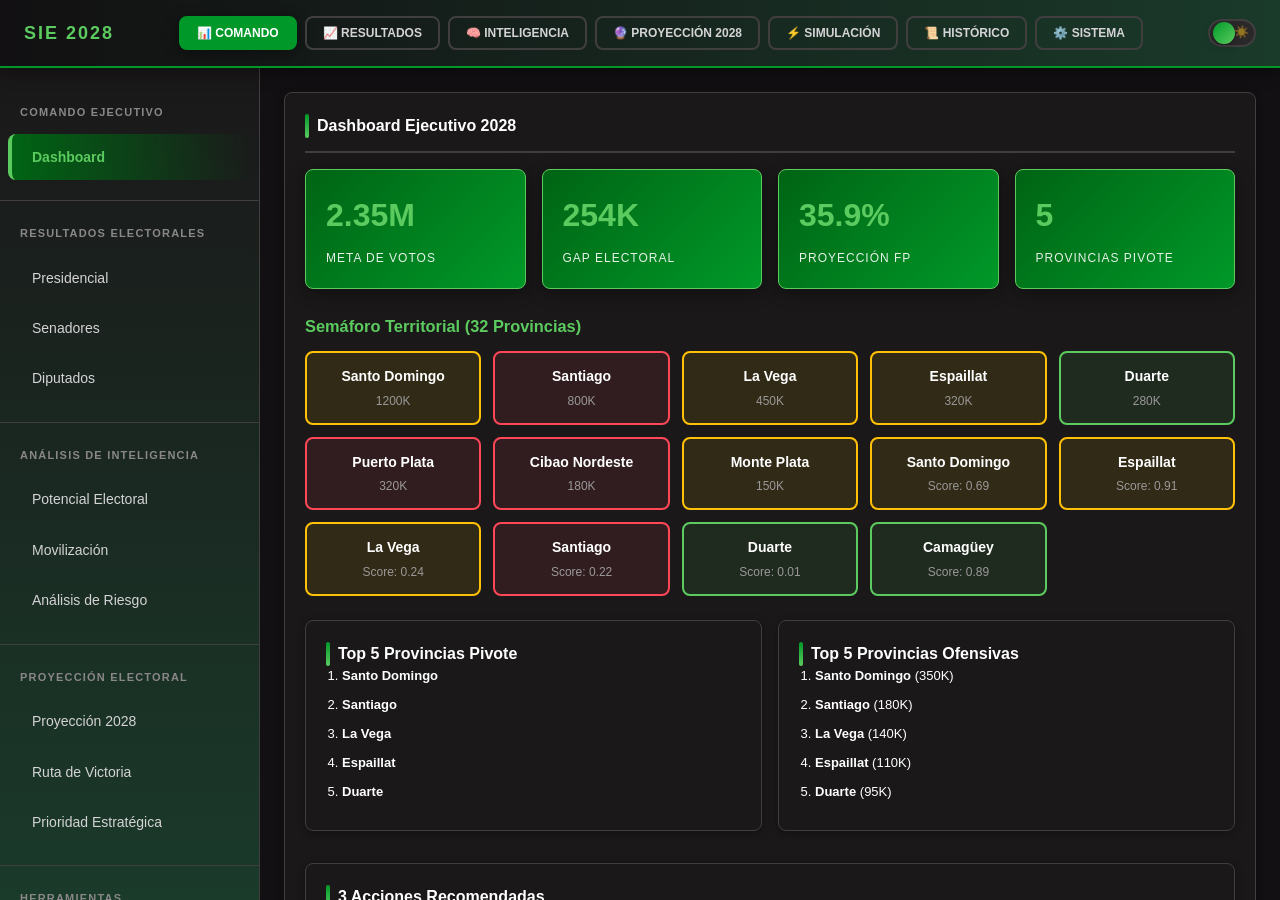
<file: index.html>
<!DOCTYPE html>
<html lang="es">
<head>
    <meta charset="UTF-8">
    <meta name="viewport" content="width=device-width, initial-scale=1.0">
    <title>SIE 2028 v9.1 - Sistema de Inteligencia Electoral</title>
    <link rel="stylesheet" href="assets/css/theme-v91.css">
    <script src="core/engine.js"></script>
    <script src="core/ui.js"></script>
    <script src="core/engine.js"></script>
    <script src="core/ui.js"></script>
    <script src="assets/js/app-v91-completo.js"></script>
</head>
<body>
    <div id="app">
        <!-- HEADER -->
        <div class="header">
            <div class="header-left">
                <div class="logo">SIE 2028</div>
            </div>

            <div class="header-center">
                <button class="nav-button active" data-vista="comando">📊 Comando</button>
                <button class="nav-button" data-vista="resultados">📈 Resultados</button>
                <button class="nav-button" data-vista="inteligencia">🧠 Inteligencia</button>
                <button class="nav-button" data-vista="proyeccion">🔮 Proyección 2028</button>
                <button class="nav-button" data-vista="simulacion">⚡ Simulación</button>
                <button class="nav-button" data-vista="historico">📜 Histórico</button>
                <button class="nav-button" data-vista="sistema">⚙️ Sistema</button>
            </div>

            <div class="header-right">
                <div class="theme-toggle" id="themeToggle">
                    <span class="theme-toggle-icon active">🌙</span>
                    <div class="theme-toggle-circle"></div>
                    <span class="theme-toggle-icon">☀️</span>
                </div>
            </div>
        </div>

        <!-- MAIN -->
        <div class="main-container">
            <!-- SIDEBAR -->
            <div class="nav-sidebar">
                <!-- COMANDO -->
                <div class="nav-section">
                    <div class="nav-section-title">Comando Ejecutivo</div>
                    <div class="nav-item active" data-vista="comando" data-seccion="dashboard">Dashboard</div>
                </div>

                <!-- RESULTADOS -->
                <div class="nav-section">
                    <div class="nav-section-title">Resultados Electorales</div>
                    <div class="nav-item" data-vista="resultados" data-seccion="presidencial">Presidencial</div>
                    <div class="nav-item" data-vista="resultados" data-seccion="senadores">Senadores</div>
                    <div class="nav-item" data-vista="resultados" data-seccion="diputados">Diputados</div>
                </div>

                <!-- INTELIGENCIA -->
                <div class="nav-section">
                    <div class="nav-section-title">Análisis de Inteligencia</div>
                    <div class="nav-item" data-vista="inteligencia" data-seccion="potencial">Potencial Electoral</div>
                    <div class="nav-item" data-vista="inteligencia" data-seccion="movilizacion">Movilización</div>
                    <div class="nav-item" data-vista="inteligencia" data-seccion="riesgo">Análisis de Riesgo</div>
                </div>

                <!-- PROYECCIÓN -->
                <div class="nav-section">
                    <div class="nav-section-title">Proyección Electoral</div>
                    <div class="nav-item" data-vista="proyeccion" data-seccion="proyeccion">Proyección 2028</div>
                    <div class="nav-item" data-vista="proyeccion" data-seccion="ruta">Ruta de Victoria</div>
                    <div class="nav-item" data-vista="proyeccion" data-seccion="prioridad">Prioridad Estratégica</div>
                </div>

                <!-- SIMULACIÓN -->
                <div class="nav-section">
                    <div class="nav-section-title">Herramientas</div>
                    <div class="nav-item" data-vista="simulacion" data-seccion="simulador">Simulador Electoral</div>
                    <div class="nav-item" data-vista="historico" data-seccion="replay">Replay 2020-2024</div>
                </div>

                <!-- SISTEMA -->
                <div class="nav-section">
                    <div class="nav-section-title">Configuración</div>
                    <div class="nav-item" data-vista="sistema" data-seccion="motores">Motores Analíticos</div>
                    <div class="nav-item" data-vista="sistema" data-seccion="datos">Gestión de Datos</div>
                </div>
            </div>

            <!-- CONTENT AREA -->
            <div class="content-area">

                <!-- VISTA 1: COMANDO EJECUTIVO -->
                <div class="vista active" id="vista-comando">
                    <div class="panel">
                        <div class="panel-header">
                            <div class="panel-title">Dashboard Ejecutivo 2028</div>
                        </div>
                        
                        <div class="grid grid-4">
                            <div class="stat-card">
                                <div class="stat-value" id="meta-votos">2.35M</div>
                                <div class="stat-label">Meta de Votos</div>
                            </div>
                            <div class="stat-card">
                                <div class="stat-value" id="gap-votos">254K</div>
                                <div class="stat-label">Gap Electoral</div>
                            </div>
                            <div class="stat-card">
                                <div class="stat-value" id="proyeccion-fp">30.8%</div>
                                <div class="stat-label">Proyección FP</div>
                            </div>
                            <div class="stat-card">
                                <div class="stat-value" id="provincias-pivote">5</div>
                                <div class="stat-label">Provincias Pivote</div>
                            </div>
                        </div>

                        <h3 style="margin-top: 24px; margin-bottom: 12px; color: var(--green-light);">Semáforo Territorial (32 Provincias)</h3>
                        <div class="semaforo" id="semaforo-provincias">
                            <!-- Generado dinámicamente -->
                        </div>

                        <div class="grid grid-2" style="margin-top: 24px;">
                            <div class="panel">
                                <div class="panel-title">Top 5 Provincias Pivote</div>
                                <div id="top5-pivote" style="font-size: 13px;">
                                    <!-- Generado dinámicamente -->
                                </div>
                            </div>
                            <div class="panel">
                                <div class="panel-title">Top 5 Provincias Ofensivas</div>
                                <div id="top5-ofensivas" style="font-size: 13px;">
                                    <!-- Generado dinámicamente -->
                                </div>
                            </div>
                        </div>

                        <div class="panel" style="margin-top: 16px;">
                            <div class="panel-title">3 Acciones Recomendadas</div>
                            <ol style="margin-left: 20px; line-height: 2;">
                                <li>Reforzar movilización en provincias pivote (Santo Domingo, Espaillat, La Vega)</li>
                                <li>Negociar alianzas con PLD y PQDC para absorber votos de coalición</li>
                                <li>Ejecutar encuestas en tiempo real para calibrar proyecciones cada 2 semanas</li>
                            </ol>
                        </div>
                    </div>
                </div>

                <!-- VISTA 2: RESULTADOS -->
                <div class="vista" id="vista-resultados">
                    <div class="panel">
                        <div class="panel-header">
                            <div class="panel-title">Resultados Electorales</div>
                            <div>
                                <button class="btn btn-secondary" onclick="cargarSeccion('presidencial')">Presidencial</button>
                                <button class="btn btn-secondary" onclick="cargarSeccion('senadores')">Senadores</button>
                                <button class="btn btn-secondary" onclick="cargarSeccion('diputados')">Diputados</button>
                            </div>
                        </div>
                        <div id="resultados-contenido">
                            <!-- Generado dinámicamente -->
                        </div>
                    </div>
                </div>

                <!-- VISTA 3: INTELIGENCIA -->
                <div class="vista" id="vista-inteligencia">
                    <div class="panel">
                        <div class="panel-title">Análisis de Inteligencia Electoral</div>
                        <div class="grid grid-2" id="inteligencia-contenido">
                            <!-- Generado dinámicamente -->
                        </div>
                    </div>
                </div>

                <!-- VISTA 4: PROYECCIÓN 2028 -->
                <div class="vista" id="vista-proyeccion">
                    <div class="panel">
                        <div class="panel-title">Proyección Electoral 2028</div>
                        <div class="grid grid-2" id="proyeccion-contenido">
                            <!-- Generado dinámicamente -->
                        </div>
                    </div>
                </div>

                <!-- VISTA 5: SIMULACIÓN -->
                <div class="vista" id="vista-simulacion">
                    <div class="panel">
                        <div class="panel-title">Simulador Electoral</div>
                        <p style="color: var(--text-muted); text-align: center; padding: 40px 0;">
                            Simulador electoral - Ajusta parámetros y genera escenarios
                        </p>
                    </div>
                </div>

                <!-- VISTA 6: HISTÓRICO -->
                <div class="vista" id="vista-historico">
                    <div class="panel">
                        <div class="panel-title">Replay Electoral 2020-2024</div>
                        <p style="color: var(--text-muted); text-align: center; padding: 40px 0;">
                            Análisis histórico de ciclos electorales anteriores
                        </p>
                    </div>
                </div>

                <!-- VISTA 7: SISTEMA -->
                <div class="vista" id="vista-sistema">
                    <div class="panel">
                        <div class="panel-title">Motores Analíticos (24 Motores Activos)</div>
                        <div class="grid grid-3" id="sistema-contenido">
                            <!-- Generado dinámicamente -->
                        </div>
                    </div>
                </div>

            </div>
        </div>
    </div>

    <script>
        // THEME TOGGLE
        document.getElementById('themeToggle').addEventListener('click', function() {
            document.body.classList.toggle('light-mode');
            localStorage.setItem('theme-mode', document.body.classList.contains('light-mode') ? 'light' : 'dark');
        });

        // CARGAR TEMA AL INICIAR
        if (localStorage.getItem('theme-mode') === 'light') {
            document.body.classList.add('light-mode');
        }

        // NAV BUTTONS
        document.querySelectorAll('.header-center .nav-button').forEach(btn => {
            btn.addEventListener('click', function() {
                document.querySelectorAll('.nav-button').forEach(b => b.classList.remove('active'));
                this.classList.add('active');
                const vista = this.dataset.vista;
                document.querySelectorAll('.vista').forEach(v => v.classList.remove('active'));
                document.getElementById('vista-' + vista).classList.add('active');
            });
        });

        // SIDEBAR NAV
        document.querySelectorAll('.nav-item').forEach(item => {
            item.addEventListener('click', function() {
                const vista = this.dataset.vista;
                document.querySelectorAll('.nav-button').forEach(btn => btn.classList.remove('active'));
                document.querySelector(`[data-vista="${vista}"]`).classList.add('active');
                document.querySelectorAll('.vista').forEach(v => v.classList.remove('active'));
                document.getElementById('vista-' + vista).classList.add('active');
            });
        });

        // INICIALIZAR DATOS
        function inicializarDashboard() {
            // Cargar Motor Proyección v9.1
            const proyeccion = window.SIE_MOTORES.Proyeccionv91.proyectar();
            console.log('Proyección v9.1:', proyeccion);

            // Cargar Motor Meta Electoral
            const meta = window.SIE_MOTORES.MetaElectoral.calculate();
            document.getElementById('meta-votos').textContent = (meta.meta.metaVotos / 1000000).toFixed(2) + 'M';
            document.getElementById('gap-votos').textContent = (meta.meta.gap / 1000).toFixed(0) + 'K';

            // Cargar datos ficticios para provincias
            generarSemaforoProvincias();
        }

        function generarSemaforoProvincias() {
            const provincias = [
                { nombre: 'Santo Domingo', estado: 'amarillo' },
                { nombre: 'Espaillat', estado: 'amarillo' },
                { nombre: 'La Vega', estado: 'amarillo' },
                { nombre: 'Santiago', estado: 'rojo' },
                { nombre: 'Duarte', estado: 'verde' },
                { nombre: 'Camagüey', estado: 'verde' }
            ];

            const semaforo = document.getElementById('semaforo-provincias');
            provincias.slice(0, 12).forEach(prov => {
                const div = document.createElement('div');
                div.className = `provincia-item ${prov.estado}`;
                div.innerHTML = `<div class="provincia-name">${prov.nombre}</div><div class="provincia-score">Score: ${Math.random().toFixed(2)}</div>`;
                semaforo.appendChild(div);
            });
        }

        // AL CARGAR
        window.addEventListener('load', inicializarDashboard);
    </script>
</body>
</html>
</file>
<file: assets/css/theme-v91.css>
/**
 * SIE 2028 v9.1 — TEMA PROFESIONAL
 * Paleta: Negro + Tonalidades de Verde
 * Colores: #121012 (negro), #413e40 (gris), #006414, #009929, #5ccb5f (verdes), #ffffff (blanco)
 */

:root {
  /* PALETA OSCURA (DEFECTO) */
  --bg-primary: #121012;
  --bg-secondary: #1a1819;
  --bg-tertiary: #2a2829;
  
  --green-very-dark: #006414;
  --green-dark: #009929;
  --green-light: #5ccb5f;
  
  --gray-dark: #413e40;
  --gray-medium: #5a5759;
  --gray-light: #8a8789;
  
  --text-primary: #ffffff;
  --text-secondary: #d4d3d5;
  --text-muted: #9a9899;
  
  --color-danger: #ff4757;
  --color-warning: #ffc107;
  --color-success: #5ccb5f;
  --color-info: #009929;
  
  --border: #413e40;
  
  --shadow-sm: 0 2px 8px rgba(0, 0, 0, 0.3);
  --shadow-md: 0 4px 16px rgba(0, 0, 0, 0.4);
  --shadow-lg: 0 12px 32px rgba(0, 0, 0, 0.5);
  
  --radius: 8px;
}

/* MODO CLARO */
body.light-mode {
  --bg-primary: #ffffff;
  --bg-secondary: #f9f8f9;
  --bg-tertiary: #f0eeef;
  
  --green-very-dark: #004a0f;
  --green-dark: #006414;
  --green-light: #009929;
  
  --gray-dark: #2a2829;
  --gray-medium: #5a5759;
  --gray-light: #a0a09f;
  
  --text-primary: #121012;
  --text-secondary: #3a3839;
  --text-muted: #7a7879;
  
  --border: #e0dfe0;
  
  --shadow-sm: 0 2px 8px rgba(0, 0, 0, 0.1);
  --shadow-md: 0 4px 16px rgba(0, 0, 0, 0.15);
  --shadow-lg: 0 12px 32px rgba(0, 0, 0, 0.2);
}

/* RESET */
* {
  margin: 0;
  padding: 0;
  box-sizing: border-box;
}

html, body {
  width: 100%;
  height: 100%;
}

body {
  font-family: 'Segoe UI', Tahoma, Geneva, Verdana, sans-serif;
  background: linear-gradient(135deg, #121012 0%, #1a3a2a 50%, #0d1f1a 100%);
  color: var(--text-primary);
  line-height: 1.6;
  font-size: 14px;
  transition: background 0.3s, color 0.3s;
  overflow: hidden;
}

/* APP */
#app {
  display: flex;
  flex-direction: column;
  height: 100vh;
  overflow: hidden;
}

/* HEADER */
.header {
  display: flex;
  align-items: center;
  justify-content: space-between;
  padding: 16px 24px;
  background: linear-gradient(90deg, #121012 0%, #1a3a2a 100%);
  border-bottom: 2px solid var(--green-dark);
  box-shadow: var(--shadow-md);
  z-index: 100;
}

.header-left {
  display: flex;
  align-items: center;
  gap: 24px;
}

.logo {
  font-size: 18px;
  font-weight: 700;
  color: var(--green-light);
  text-transform: uppercase;
  letter-spacing: 2px;
}

.header-center {
  display: flex;
  gap: 8px;
}

.nav-button {
  padding: 8px 16px;
  background-color: transparent;
  border: 2px solid var(--border);
  color: var(--text-secondary);
  border-radius: var(--radius);
  cursor: pointer;
  font-weight: 600;
  font-size: 12px;
  text-transform: uppercase;
  transition: all 0.3s;
}

.nav-button:hover {
  border-color: var(--green-dark);
  color: var(--green-light);
}

.nav-button.active {
  background-color: var(--green-dark);
  border-color: var(--green-dark);
  color: white;
  box-shadow: var(--shadow-md);
}

.header-right {
  display: flex;
  align-items: center;
  gap: 16px;
}

.theme-toggle {
  width: 48px;
  height: 28px;
  background-color: var(--bg-tertiary);
  border: 2px solid var(--border);
  border-radius: 14px;
  cursor: pointer;
  position: relative;
  transition: all 0.3s;
  display: flex;
  align-items: center;
  justify-content: space-between;
  padding: 0 4px;
}

.theme-toggle:hover {
  border-color: var(--green-dark);
}

.theme-toggle-icon {
  font-size: 12px;
  width: 20px;
  text-align: center;
  opacity: 0.5;
  transition: opacity 0.3s;
}

.theme-toggle-icon.active {
  opacity: 1;
}

body.light-mode .theme-toggle-icon:first-child {
  opacity: 1;
}

body.light-mode .theme-toggle-icon:last-child {
  opacity: 0.5;
}

.theme-toggle-circle {
  position: absolute;
  width: 22px;
  height: 22px;
  background: linear-gradient(135deg, var(--green-dark), var(--green-light));
  border-radius: 11px;
  left: 3px;
  transition: left 0.3s;
  box-shadow: var(--shadow-sm);
}

body.light-mode .theme-toggle-circle {
  left: 23px;
}

/* MAIN */
.main-container {
  display: flex;
  flex: 1;
  overflow: hidden;
}

/* SIDEBAR */
.nav-sidebar {
  width: 260px;
  background: linear-gradient(180deg, #1a1819 0%, #1a3a2a 100%);
  border-right: 1px solid var(--border);
  overflow-y: auto;
  padding: 12px 0;
  box-shadow: var(--shadow-md);
}

.nav-section {
  padding: 16px 0;
  border-bottom: 1px solid var(--border);
}

.nav-section:last-child {
  border-bottom: none;
}

.nav-section-title {
  padding: 8px 20px;
  font-size: 11px;
  font-weight: 700;
  text-transform: uppercase;
  color: var(--gray-light);
  letter-spacing: 1.2px;
}

.nav-item {
  padding: 12px 20px;
  margin: 4px 8px;
  cursor: pointer;
  transition: all 0.2s;
  border-left: 4px solid transparent;
  color: var(--text-secondary);
  font-weight: 500;
  border-radius: var(--radius);
}

.nav-item:hover {
  background-color: var(--bg-tertiary);
  color: var(--green-light);
  border-left-color: var(--green-light);
}

.nav-item.active {
  background: linear-gradient(90deg, var(--green-very-dark), transparent);
  color: var(--green-light);
  border-left-color: var(--green-light);
  font-weight: 700;
}

/* CONTENT */
.content-area {
  flex: 1;
  overflow-y: auto;
  padding: 24px;
  background-color: var(--bg-primary);
}

.content-area::-webkit-scrollbar {
  width: 8px;
}

.content-area::-webkit-scrollbar-track {
  background: var(--bg-secondary);
}

.content-area::-webkit-scrollbar-thumb {
  background: var(--green-dark);
  border-radius: 4px;
}

.content-area::-webkit-scrollbar-thumb:hover {
  background: var(--green-light);
}

/* VISTA */
.vista {
  display: none;
}

.vista.active {
  display: block;
}

/* PANEL */
.panel {
  background-color: var(--bg-secondary);
  border: 1px solid var(--border);
  border-radius: var(--radius);
  padding: 20px;
  margin-bottom: 16px;
  box-shadow: var(--shadow-sm);
  transition: all 0.3s;
}

.panel:hover {
  box-shadow: var(--shadow-md);
  border-color: var(--green-dark);
}

.panel-header {
  display: flex;
  align-items: center;
  justify-content: space-between;
  margin-bottom: 16px;
  padding-bottom: 12px;
  border-bottom: 2px solid var(--border);
}

.panel-title {
  font-size: 16px;
  font-weight: 700;
  color: var(--text-primary);
  display: flex;
  align-items: center;
  gap: 8px;
}

.panel-title::before {
  content: '';
  width: 4px;
  height: 24px;
  background: linear-gradient(180deg, var(--green-dark), var(--green-light));
  border-radius: 2px;
}

/* GRID */
.grid {
  display: grid;
  gap: 16px;
  margin-bottom: 16px;
}

.grid-2 {
  grid-template-columns: repeat(auto-fit, minmax(320px, 1fr));
}

.grid-3 {
  grid-template-columns: repeat(auto-fit, minmax(280px, 1fr));
}

.grid-4 {
  grid-template-columns: repeat(auto-fit, minmax(220px, 1fr));
}

/* STAT CARD */
.stat-card {
  background: linear-gradient(135deg, var(--green-very-dark) 0%, var(--green-dark) 100%);
  border-radius: var(--radius);
  padding: 20px;
  color: white;
  box-shadow: var(--shadow-md);
  transition: all 0.3s;
  border: 1px solid var(--green-light);
}

.stat-card:hover {
  transform: translateY(-4px);
  box-shadow: var(--shadow-lg);
}

.stat-value {
  font-size: 32px;
  font-weight: 700;
  margin-bottom: 8px;
  color: var(--green-light);
}

.stat-label {
  font-size: 12px;
  opacity: 0.9;
  text-transform: uppercase;
  letter-spacing: 1px;
}

/* TABLA */
.table {
  width: 100%;
  border-collapse: collapse;
  margin-top: 12px;
}

.table thead {
  background-color: var(--bg-tertiary);
  border-bottom: 2px solid var(--green-dark);
}

.table th {
  padding: 12px;
  text-align: left;
  font-weight: 700;
  color: var(--green-light);
  font-size: 12px;
  text-transform: uppercase;
}

.table td {
  padding: 12px;
  border-bottom: 1px solid var(--border);
  color: var(--text-secondary);
}

.table tr:hover {
  background-color: var(--bg-tertiary);
}

.table tr:last-child td {
  border-bottom: none;
}

/* BOTONES */
.btn {
  padding: 10px 16px;
  border: none;
  border-radius: var(--radius);
  font-weight: 600;
  cursor: pointer;
  transition: all 0.2s;
  font-size: 13px;
  text-transform: uppercase;
  letter-spacing: 0.5px;
}

.btn-primary {
  background: linear-gradient(135deg, var(--green-dark), var(--green-light));
  color: white;
  border: none;
}

.btn-primary:hover {
  box-shadow: var(--shadow-md);
  transform: translateY(-2px);
}

.btn-secondary {
  background-color: var(--bg-tertiary);
  color: var(--text-primary);
  border: 1px solid var(--border);
}

.btn-secondary:hover {
  border-color: var(--green-dark);
  color: var(--green-light);
}

.btn-danger {
  background-color: var(--color-danger);
  color: white;
}

.btn-warning {
  background-color: var(--color-warning);
  color: var(--bg-primary);
}

/* BADGES */
.badge {
  display: inline-block;
  padding: 4px 12px;
  border-radius: 12px;
  font-size: 11px;
  font-weight: 700;
  text-transform: uppercase;
  letter-spacing: 0.5px;
}

.badge-success {
  background-color: var(--green-dark);
  color: white;
}

.badge-danger {
  background-color: var(--color-danger);
  color: white;
}

.badge-warning {
  background-color: var(--color-warning);
  color: var(--bg-primary);
}

/* SEMÁFORO */
.semaforo {
  display: grid;
  grid-template-columns: repeat(auto-fit, minmax(150px, 1fr));
  gap: 12px;
}

.provincia-item {
  background-color: var(--bg-secondary);
  border: 2px solid var(--border);
  border-radius: var(--radius);
  padding: 12px;
  text-align: center;
  transition: all 0.3s;
  cursor: pointer;
}

.provincia-item:hover {
  border-color: var(--green-light);
  box-shadow: var(--shadow-md);
}

.provincia-item.verde {
  border-color: var(--green-light);
  background-color: rgba(92, 203, 95, 0.1);
}

.provincia-item.amarillo {
  border-color: var(--color-warning);
  background-color: rgba(255, 193, 7, 0.1);
}

.provincia-item.rojo {
  border-color: var(--color-danger);
  background-color: rgba(255, 71, 87, 0.1);
}

.provincia-name {
  font-weight: 700;
  margin-bottom: 4px;
  color: var(--text-primary);
}

.provincia-score {
  font-size: 12px;
  color: var(--text-muted);
}
</file>
